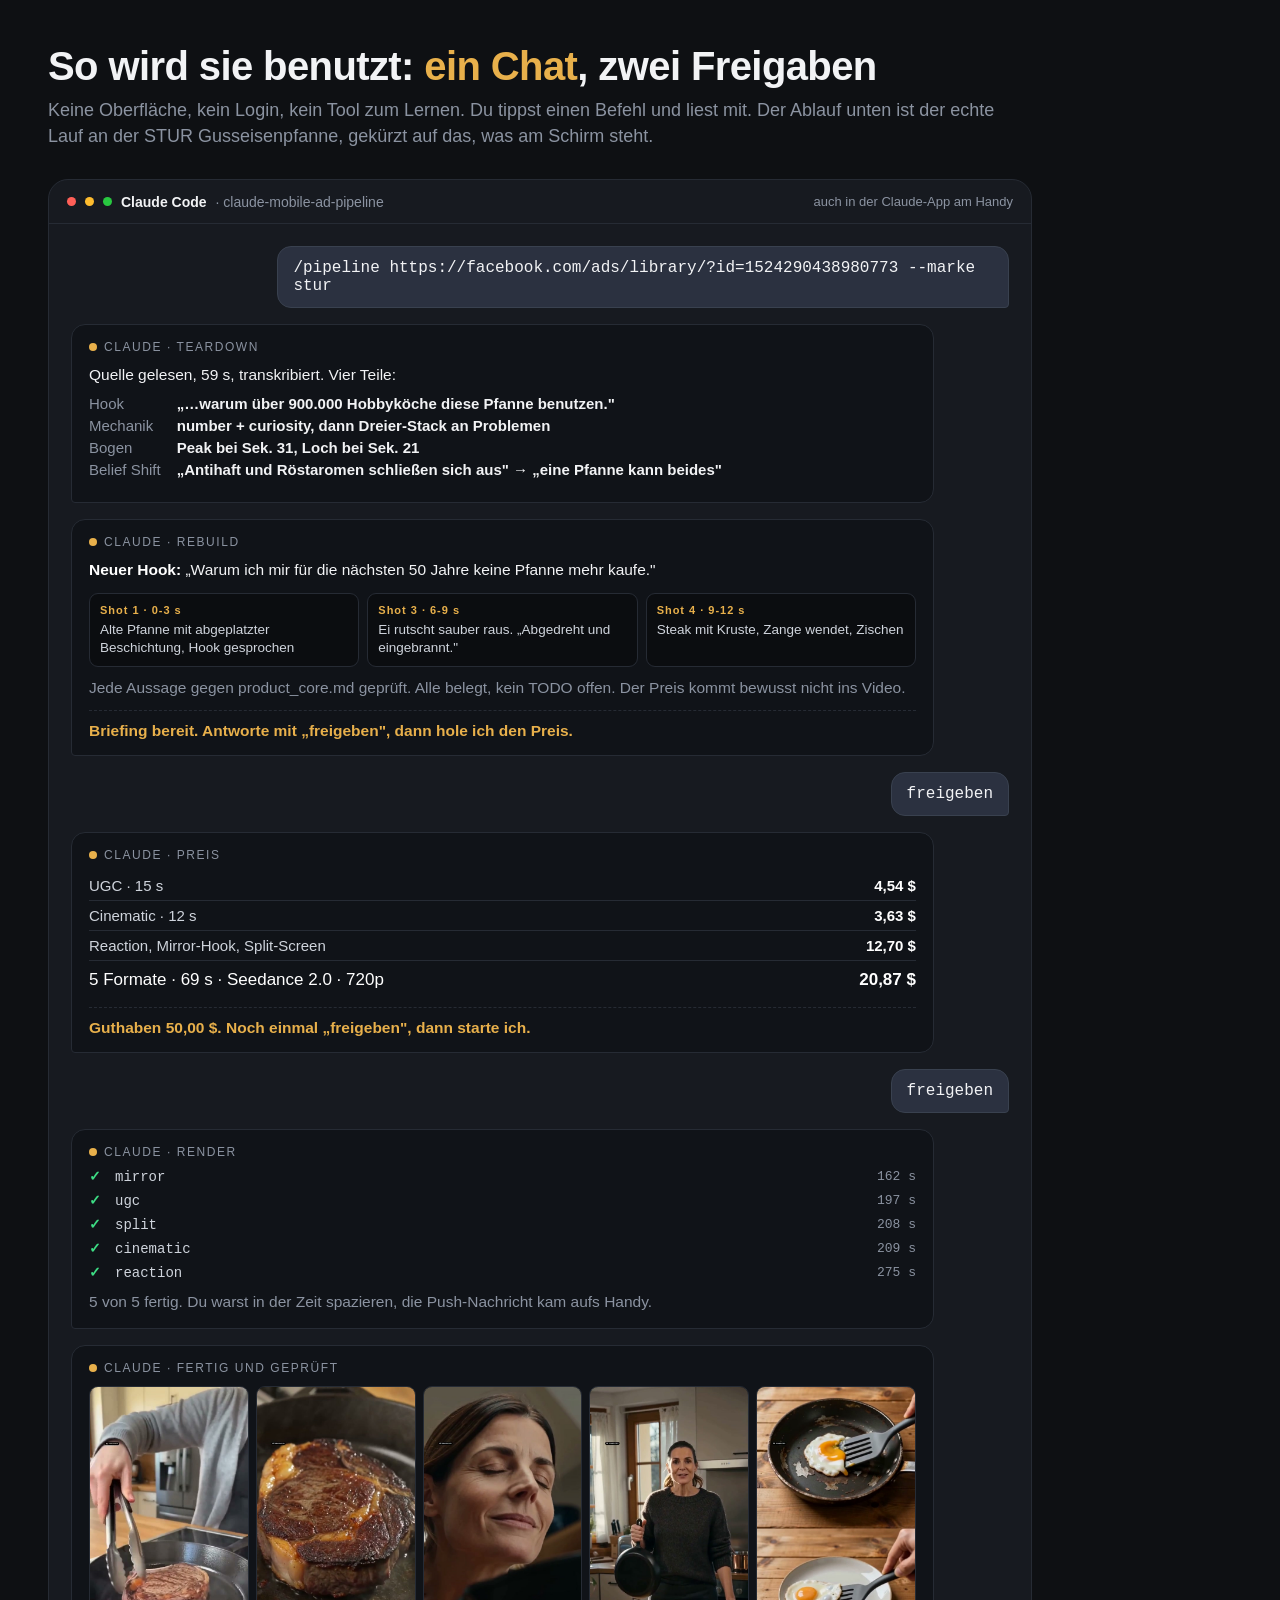
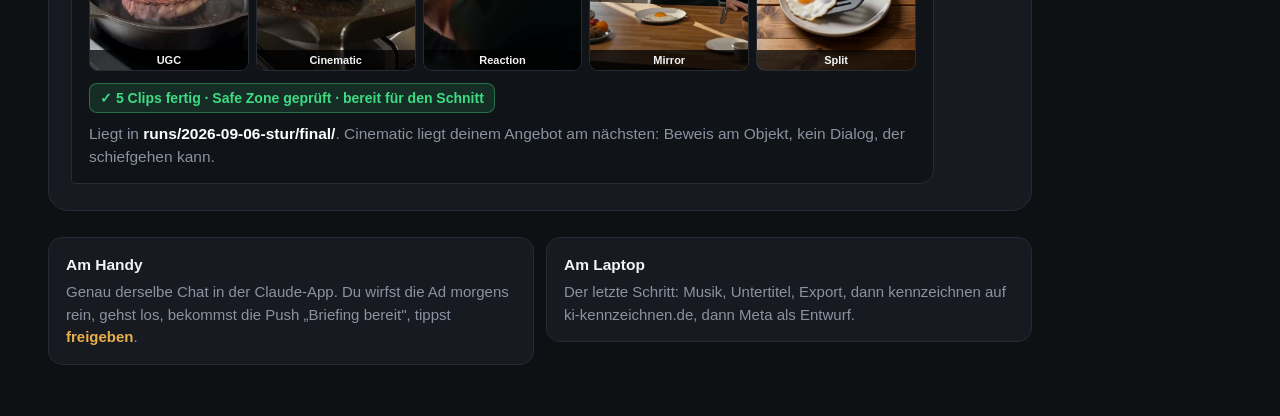
<file: docs/post/ablauf.html>
<!doctype html><html lang="de"><head><meta charset="utf-8"><title>So wird die Pipeline benutzt</title>
<style>
:root{--bg:#0e1013;--panel:#171a20;--line:#262b34;--txt:#f2f3f5;--mut:#8b93a1;--acc:#e8b04b;--ok:#3ddc84;--you:#2b3140}
*{box-sizing:border-box;margin:0;padding:0}
body{width:1080px;background:var(--bg);color:var(--txt);font-family:-apple-system,"Helvetica Neue",Helvetica,Arial,sans-serif}
.page{padding:44px 48px 52px}
h1{font-size:40px;font-weight:800;letter-spacing:-.6px;margin-bottom:8px}
h1 span{color:var(--acc)}
.sub{color:var(--mut);font-size:18px;margin-bottom:30px;line-height:1.45}
.chat{background:var(--panel);border:1px solid var(--line);border-radius:20px;overflow:hidden}
.bar{height:44px;border-bottom:1px solid var(--line);display:flex;align-items:center;gap:9px;padding:0 18px;font-size:14px;color:var(--mut)}
.bar b{color:var(--txt);font-weight:600}
.d{width:9px;height:9px;border-radius:50%}
.d1{background:#ff5f57}.d2{background:#febc2e}.d3{background:#28c840}
.bar .r{margin-left:auto;font-size:13px}
.body{padding:22px 22px 26px;display:flex;flex-direction:column;gap:16px}
.you{align-self:flex-end;max-width:78%;background:var(--you);border:1px solid #39414f;border-radius:14px 14px 4px 14px;padding:12px 15px;font-size:16px;font-family:ui-monospace,Menlo,monospace}
.cl{max-width:92%;background:#101318;border:1px solid var(--line);border-radius:14px 14px 14px 4px;padding:15px 17px}
.who{font-size:12px;letter-spacing:.13em;text-transform:uppercase;color:var(--mut);margin-bottom:9px;display:flex;align-items:center;gap:7px}
.who i{width:8px;height:8px;border-radius:50%;background:var(--acc);font-style:normal}
.cl p{font-size:15.5px;line-height:1.5;margin-bottom:9px}
.cl p:last-child{margin-bottom:0}
.cl b{color:#fff}
.kv{display:grid;grid-template-columns:auto 1fr;gap:5px 16px;font-size:15px;margin:9px 0}
.kv .k{color:var(--mut)}
.kv .v{color:var(--txt);font-weight:600}
.shots{display:grid;grid-template-columns:repeat(3,1fr);gap:8px;margin:11px 0 4px}
.shot{background:#0b0d10;border:1px solid var(--line);border-radius:9px;padding:9px 10px;font-size:13.5px;line-height:1.35;color:#cfd4dc}
.shot b{display:block;color:var(--acc);font-size:11px;letter-spacing:.09em;margin-bottom:3px;font-weight:700}
.ask{margin-top:11px;padding-top:11px;border-top:1px dashed var(--line);font-size:15.5px;color:var(--acc);font-weight:600}
.price{width:100%;border-collapse:collapse;margin:9px 0 4px;font-size:15px}
.price td{padding:6px 0;border-bottom:1px solid var(--line);color:#cfd4dc}
.price td:last-child{text-align:right;font-weight:600;color:#fff}
.price tr:last-child td{border-bottom:none;padding-top:9px;font-size:17px;color:#fff}
.prog{display:flex;flex-direction:column;gap:7px;margin:9px 0 2px;font-family:ui-monospace,Menlo,monospace;font-size:14px}
.prog div{display:flex;gap:11px;align-items:center;color:#cfd4dc}
.prog .t{color:var(--ok);font-weight:700;width:15px}
.prog .s{color:var(--mut);margin-left:auto;font-size:13px}
.files{display:grid;grid-template-columns:repeat(5,1fr);gap:7px;margin:11px 0 3px}
.f{border-radius:9px;overflow:hidden;border:1px solid var(--line);position:relative;aspect-ratio:9/16}
.f img{width:100%;height:100%;object-fit:cover;display:block}
.f span{position:absolute;left:0;right:0;bottom:0;background:rgba(0,0,0,.72);font-size:11px;padding:4px 5px;text-align:center;font-weight:600}
.badge{display:inline-flex;align-items:center;gap:6px;background:rgba(61,220,132,.13);border:1px solid rgba(61,220,132,.38);color:var(--ok);border-radius:8px;padding:6px 10px;font-size:14px;font-weight:600;margin-top:9px}
.note{font-size:14px;color:var(--mut);margin-top:9px;line-height:1.45}
.foot{margin-top:26px;display:flex;gap:12px;align-items:flex-start;font-size:15px;color:var(--mut);line-height:1.5}
.foot .box{flex:1;background:var(--panel);border:1px solid var(--line);border-radius:14px;padding:15px 17px}
.foot b{color:var(--txt);display:block;margin-bottom:5px;font-size:15.5px}
.phone{color:var(--acc);font-weight:600}
</style></head><body><div class="page">
<h1>So wird sie benutzt: <span>ein Chat</span>, zwei Freigaben</h1>
<div class="sub">Keine Oberfläche, kein Login, kein Tool zum Lernen. Du tippst einen Befehl und liest mit. Der Ablauf unten ist der echte Lauf an der STUR Gusseisenpfanne, gekürzt auf das, was am Schirm steht.</div>
<div class="chat">
 <div class="bar"><span class="d d1"></span><span class="d d2"></span><span class="d d3"></span> <b>Claude Code</b> · claude-mobile-ad-pipeline <span class="r">auch in der Claude-App am Handy</span></div>
 <div class="body">

  <div class="you">/pipeline https://facebook.com/ads/library/?id=1524290438980773 --marke stur</div>

  <div class="cl"><div class="who"><i></i>Claude · Teardown</div>
   <p>Quelle gelesen, 59 s, transkribiert. Vier Teile:</p>
   <div class="kv">
    <span class="k">Hook</span><span class="v">„…warum über 900.000 Hobbyköche diese Pfanne benutzen."</span>
    <span class="k">Mechanik</span><span class="v">number + curiosity, dann Dreier-Stack an Problemen</span>
    <span class="k">Bogen</span><span class="v">Peak bei Sek. 31, Loch bei Sek. 21</span>
    <span class="k">Belief Shift</span><span class="v">„Antihaft und Röstaromen schließen sich aus" → „eine Pfanne kann beides"</span>
   </div>
  </div>

  <div class="cl"><div class="who"><i></i>Claude · Rebuild</div>
   <p><b>Neuer Hook:</b> „Warum ich mir für die nächsten 50 Jahre keine Pfanne mehr kaufe."</p>
   <div class="shots">
    <div class="shot"><b>Shot 1 · 0-3 s</b>Alte Pfanne mit abgeplatzter Beschichtung, Hook gesprochen</div>
    <div class="shot"><b>Shot 3 · 6-9 s</b>Ei rutscht sauber raus. „Abgedreht und eingebrannt."</div>
    <div class="shot"><b>Shot 4 · 9-12 s</b>Steak mit Kruste, Zange wendet, Zischen</div>
   </div>
   <p class="note">Jede Aussage gegen product_core.md geprüft. Alle belegt, kein TODO offen. Der Preis kommt bewusst nicht ins Video.</p>
   <div class="ask">Briefing bereit. Antworte mit „freigeben", dann hole ich den Preis.</div>
  </div>

  <div class="you">freigeben</div>

  <div class="cl"><div class="who"><i></i>Claude · Preis</div>
   <table class="price">
    <tr><td>UGC · 15 s</td><td>4,54 $</td></tr>
    <tr><td>Cinematic · 12 s</td><td>3,63 $</td></tr>
    <tr><td>Reaction, Mirror-Hook, Split-Screen</td><td>12,70 $</td></tr>
    <tr><td>5 Formate · 69 s · Seedance 2.0 · 720p</td><td>20,87 $</td></tr>
   </table>
   <div class="ask">Guthaben 50,00 $. Noch einmal „freigeben", dann starte ich.</div>
  </div>

  <div class="you">freigeben</div>

  <div class="cl"><div class="who"><i></i>Claude · Render</div>
   <div class="prog">
    <div><span class="t">✓</span>mirror<span class="s">162 s</span></div>
    <div><span class="t">✓</span>ugc<span class="s">197 s</span></div>
    <div><span class="t">✓</span>split<span class="s">208 s</span></div>
    <div><span class="t">✓</span>cinematic<span class="s">209 s</span></div>
    <div><span class="t">✓</span>reaction<span class="s">275 s</span></div>
   </div>
   <p class="note">5 von 5 fertig. Du warst in der Zeit spazieren, die Push-Nachricht kam aufs Handy.</p>
  </div>

  <div class="cl"><div class="who"><i></i>Claude · Fertig und geprüft</div>
   <div class="files">
    <div class="f"><img src="frames/ugc.jpg"><span>UGC</span></div>
    <div class="f"><img src="frames/cinematic.jpg"><span>Cinematic</span></div>
    <div class="f"><img src="frames/reaction.jpg"><span>Reaction</span></div>
    <div class="f"><img src="frames/mirror.jpg"><span>Mirror</span></div>
    <div class="f"><img src="frames/split.jpg"><span>Split</span></div>
   </div>
   <div class="badge">✓ 5 Clips fertig · Safe Zone geprüft · bereit für den Schnitt</div>
   <p class="note">Liegt in <b>runs/2026-09-06-stur/final/</b>. Cinematic liegt deinem Angebot am nächsten: Beweis am Objekt, kein Dialog, der schiefgehen kann.</p>
  </div>

 </div>
</div>
<div class="foot">
 <div class="box"><b>Am Handy</b>Genau derselbe Chat in der Claude-App. Du wirfst die Ad morgens rein, gehst los, bekommst die Push „Briefing bereit", tippst <span class="phone">freigeben</span>.</div>
 <div class="box"><b>Am Laptop</b>Der letzte Schritt: Musik, Untertitel, Export, dann kennzeichnen auf ki-kennzeichnen.de, dann Meta als Entwurf.</div>
</div>
</div></body></html>
</file>
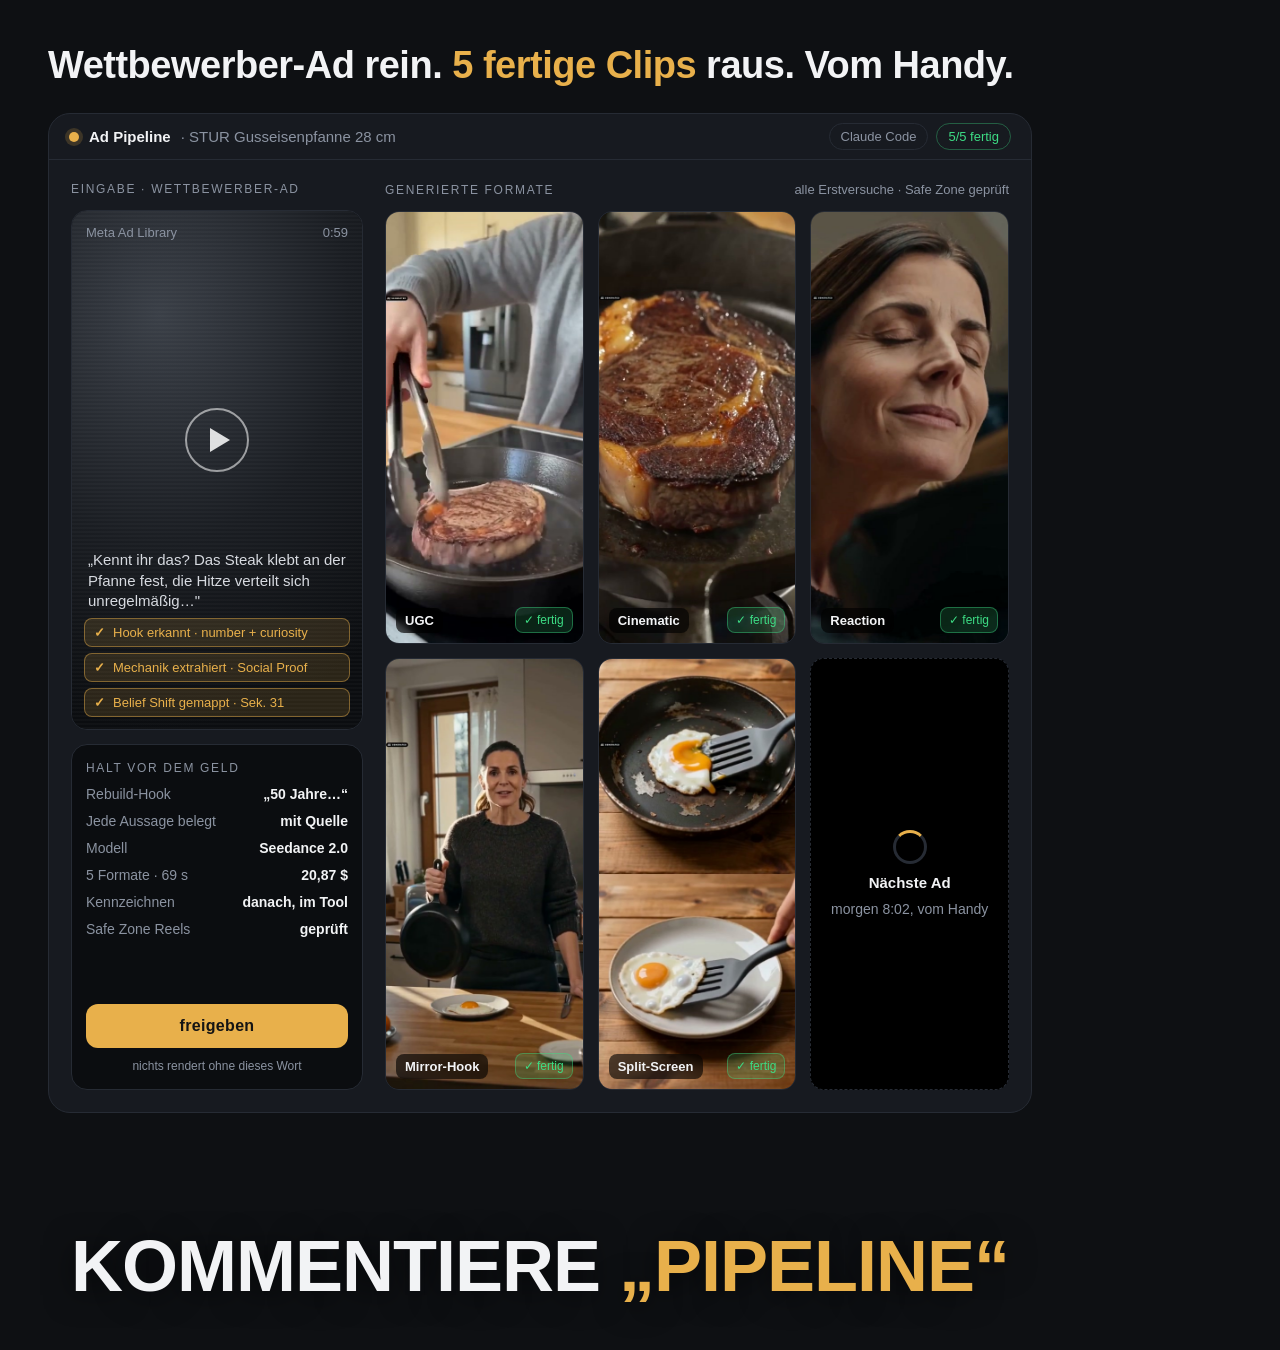
<file: docs/post/mockup.html>
<!doctype html><html lang="de"><head><meta charset="utf-8"><title>Mobile Ad Pipeline · Post-Mockup</title>
<style>
:root{--bg:#0e1013;--card:#171a20;--line:#262b34;--txt:#f2f3f5;--mut:#8b93a1;--acc:#e8b04b;--ok:#3ddc84}
*{box-sizing:border-box;margin:0;padding:0}
body{width:1080px;height:1350px;background:var(--bg);color:var(--txt);font-family:-apple-system,"Helvetica Neue",Helvetica,Arial,sans-serif;overflow:hidden;position:relative}
.wrap{position:absolute;inset:0;padding:44px 48px}
.top{font-size:38px;font-weight:700;letter-spacing:-.5px;margin-bottom:26px}
.top span{color:var(--acc)}
.app{background:var(--card);border:1px solid var(--line);border-radius:22px;padding:22px;height:1000px;display:grid;grid-template-columns:292px 1fr;gap:22px;position:relative;overflow:hidden}
.appbar{position:absolute;top:0;left:0;right:0;height:46px;border-bottom:1px solid var(--line);display:flex;align-items:center;padding:0 20px;gap:10px;font-size:15px;color:var(--mut)}
.appbar b{color:var(--txt);font-weight:600}
.dot{width:10px;height:10px;border-radius:50%;background:var(--acc);box-shadow:0 0 0 4px rgba(232,176,75,.18)}
.appbar .right{margin-left:auto;display:flex;gap:8px;align-items:center}
.pill{border:1px solid var(--line);border-radius:999px;padding:5px 11px;font-size:13px;color:var(--mut)}
.pill.ok{color:var(--ok);border-color:rgba(61,220,132,.35)}
.col{padding-top:46px;display:flex;flex-direction:column;gap:14px}
.lab{font-size:12px;letter-spacing:.14em;text-transform:uppercase;color:var(--mut)}
.input{background:#0b0d10;border:1px solid var(--line);border-radius:16px;overflow:hidden;position:relative;height:520px}
.input .thumb{position:absolute;inset:0;background:
 radial-gradient(120% 80% at 30% 20%,#3a3f47 0%,#1a1d22 55%,#0b0d10 100%)}
.input .grain{position:absolute;inset:0;background:repeating-linear-gradient(0deg,rgba(255,255,255,.025) 0 2px,transparent 2px 4px)}
.input .play{position:absolute;left:50%;top:38%;width:64px;height:64px;margin-left:-32px;border-radius:50%;border:2px solid rgba(255,255,255,.55);display:flex;align-items:center;justify-content:center}
.input .play::after{content:"";border-left:20px solid rgba(255,255,255,.85);border-top:12px solid transparent;border-bottom:12px solid transparent;margin-left:5px}
.input .cap{position:absolute;left:14px;right:14px;top:14px;font-size:13px;color:var(--mut);display:flex;justify-content:space-between}
.input .txt{position:absolute;left:16px;right:16px;bottom:118px;font-size:15px;line-height:1.35;color:#d7dae0}
.tags{position:absolute;left:12px;right:12px;bottom:12px;display:flex;flex-direction:column;gap:6px}
.tag{background:rgba(232,176,75,.14);border:1px solid rgba(232,176,75,.45);color:var(--acc);font-size:13px;border-radius:8px;padding:6px 9px;display:flex;align-items:center;gap:8px}
.tag::before{content:"✓";font-weight:700}
.stop{background:#0b0d10;border:1px solid var(--line);border-radius:16px;padding:16px 14px;display:flex;flex-direction:column;gap:11px;flex:1}
.stop .row{display:flex;justify-content:space-between;font-size:14px;color:var(--mut)}
.stop .row b{color:var(--txt);font-weight:600}
.btn{margin-top:auto;background:var(--acc);color:#141414;font-weight:700;font-size:16px;border-radius:12px;padding:13px;text-align:center;letter-spacing:.02em}
.hint{font-size:12px;color:var(--mut);text-align:center}
.grid{display:grid;grid-template-columns:repeat(3,1fr);grid-template-rows:repeat(2,1fr);gap:14px;flex:1}
.tile{position:relative;border-radius:14px;overflow:hidden;background:#000;border:1px solid var(--line)}
.tile img{width:100%;height:100%;object-fit:cover;display:block}
.tile .name{position:absolute;left:10px;bottom:10px;background:rgba(0,0,0,.62);backdrop-filter:blur(4px);border-radius:8px;padding:5px 9px;font-size:13px;font-weight:600}
.tile .st{position:absolute;right:10px;bottom:10px;background:rgba(61,220,132,.16);border:1px solid rgba(61,220,132,.4);color:var(--ok);border-radius:8px;padding:5px 8px;font-size:12px}
.tile.next{display:flex;align-items:center;justify-content:center;flex-direction:column;gap:10px;border-style:dashed;color:var(--mut);font-size:14px;text-align:center;padding:14px}
.tile.next b{color:var(--txt);font-size:15px}
.spin{width:34px;height:34px;border-radius:50%;border:3px solid var(--line);border-top-color:var(--acc)}
.head{display:flex;justify-content:space-between;align-items:baseline}
.head .lab{margin:0}
.head small{color:var(--mut);font-size:13px}
.cta{position:absolute;left:0;right:0;bottom:48px;text-align:center;font-size:72px;font-weight:900;letter-spacing:-1px;line-height:1;text-shadow:0 4px 30px rgba(0,0,0,.6)}
.cta em{font-style:normal;color:var(--acc)}
.sub{position:absolute;left:0;right:0;bottom:32px;text-align:center;color:var(--mut);font-size:15px}
</style></head><body><div class="wrap">
<div class="top">Wettbewerber-Ad rein. <span>5 fertige Clips</span> raus. Vom Handy.</div>
<div class="app">
 <div class="appbar"><span class="dot"></span><b>Ad Pipeline</b> · STUR Gusseisenpfanne 28 cm <div class="right"><span class="pill">Claude Code</span><span class="pill ok">5/5 fertig</span></div></div>
 <div class="col">
  <div class="lab">Eingabe · Wettbewerber-Ad</div>
  <div class="input"><div class="thumb"></div><div class="grain"></div><div class="play"></div>
   <div class="cap"><span>Meta Ad Library</span><span>0:59</span></div>
   <div class="txt">„Kennt ihr das? Das Steak klebt an der Pfanne fest, die Hitze verteilt sich unregelmäßig…"</div>
   <div class="tags"><div class="tag">Hook erkannt · number + curiosity</div><div class="tag">Mechanik extrahiert · Social Proof</div><div class="tag">Belief Shift gemappt · Sek. 31</div></div>
  </div>
  <div class="stop">
   <div class="lab">Halt vor dem Geld</div>
   <div class="row"><span>Rebuild-Hook</span><b>„50 Jahre…“</b></div>
   <div class="row"><span>Jede Aussage belegt</span><b>mit Quelle</b></div>
   <div class="row"><span>Modell</span><b>Seedance 2.0</b></div>
   <div class="row"><span>5 Formate · 69 s</span><b>20,87 $</b></div>
   <div class="row"><span>Kennzeichnen</span><b>danach, im Tool</b></div>
   <div class="row"><span>Safe Zone Reels</span><b>geprüft</b></div>
   <div class="btn">freigeben</div>
   <div class="hint">nichts rendert ohne dieses Wort</div>
  </div>
 </div>
 <div class="col">
  <div class="head"><div class="lab">Generierte Formate</div><small>alle Erstversuche · Safe Zone geprüft</small></div>
  <div class="grid">
   <div class="tile"><img src="frames/ugc.jpg"><div class="name">UGC</div><div class="st">✓ fertig</div></div>
   <div class="tile"><img src="frames/cinematic.jpg"><div class="name">Cinematic</div><div class="st">✓ fertig</div></div>
   <div class="tile"><img src="frames/reaction.jpg"><div class="name">Reaction</div><div class="st">✓ fertig</div></div>
   <div class="tile"><img src="frames/mirror.jpg"><div class="name">Mirror-Hook</div><div class="st">✓ fertig</div></div>
   <div class="tile"><img src="frames/split.jpg"><div class="name">Split-Screen</div><div class="st">✓ fertig</div></div>
   <div class="tile next"><div class="spin"></div><b>Nächste Ad</b>morgen 8:02, vom Handy</div>
  </div>
 </div>
</div>
<div class="cta">KOMMENTIERE <em>„PIPELINE“</em></div>
</div></body></html>
</file>
